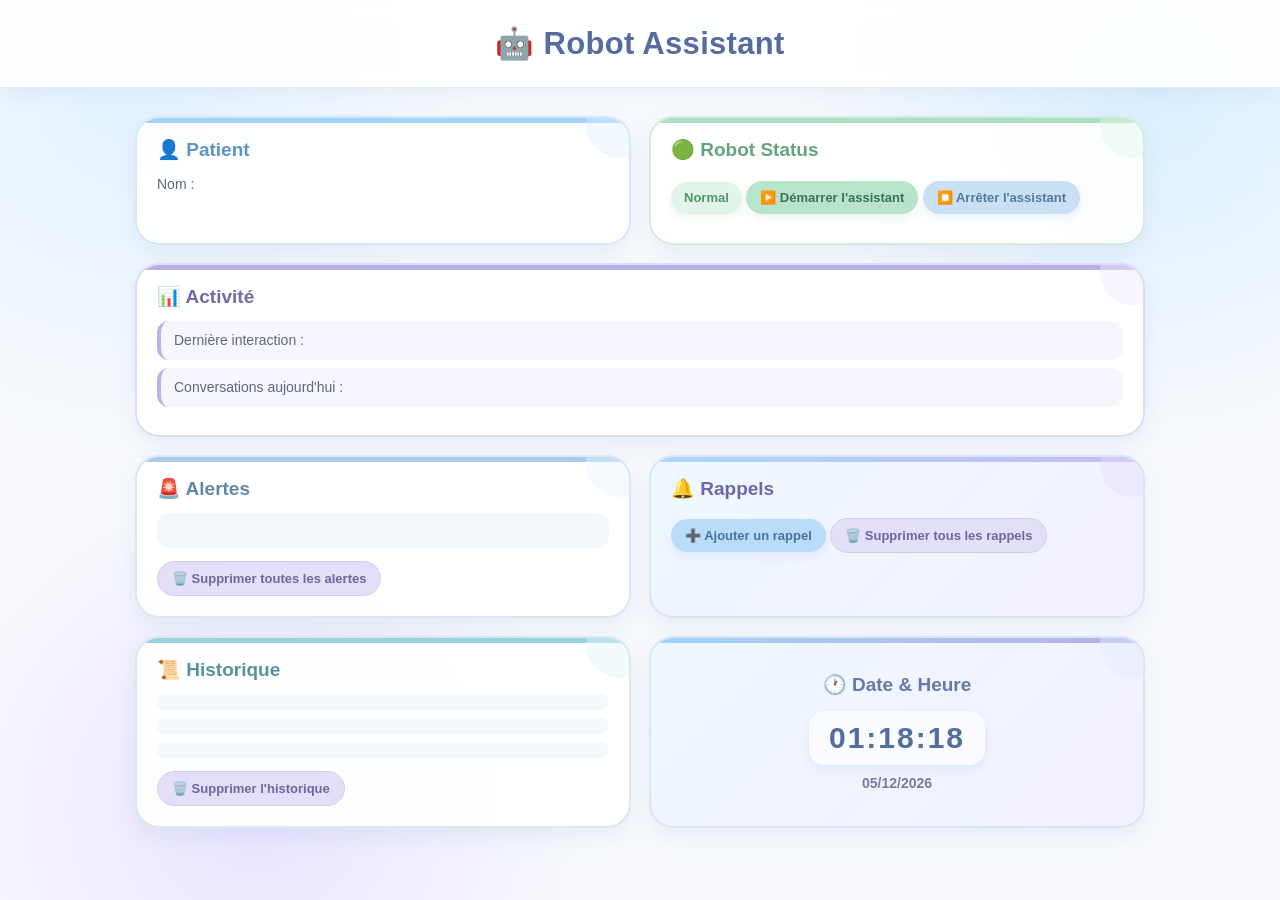
<file: assistant/dashboard/index.html>
<!DOCTYPE html>
<html lang="fr">
<head>
    <meta charset="UTF-8">
    <meta name="viewport" content="width=device-width, initial-scale=1.0">
    <title>Robot Assistant</title>
    <link rel="stylesheet" href="style.css">
</head>

<body>

    <header>
        <h1>🤖 Robot Assistant</h1>
    </header>

    <main>

        <section class="patient">
            <h2>👤 Patient</h2>
            <p>
                Nom :
                <span id="patient-name"></span>
            </p>
        </section>

        <section class="status">
            <h2 id="status-title">
                🟢 Robot Status
            </h2>

            <p id="robot-status">
                Normal
            </p>

            <button id="start-assistant">
                ▶️ Démarrer l'assistant
            </button>

            <button id="stop-assistant">
                ⏹️ Arrêter l'assistant
            </button>
        </section>

        <section class="activity">
            <h2>📊 Activité</h2>

            <p>
                Dernière interaction :
                <span id="last-interaction"></span>
            </p>

            <p>
                Conversations aujourd'hui :
                <span id="conversations-count"></span>
            </p>
        </section>

        <section class="alerts">
            <h2>🚨 Alertes</h2>

            <p id="alert-message"></p>

            <button id="delete-alerts">
                🗑️ Supprimer toutes les alertes
            </button>
        </section>

        <section class="reminders">
            <h2>🔔 Rappels</h2>

            <button id="add-reminder">
                ➕ Ajouter un rappel
            </button>

            <button id="delete-reminders">
                🗑️ Supprimer tous les rappels
            </button>

            <div id="reminder-form" style="display: none;">
                <br>

                <input
                    type="text"
                    id="event-name"
                    placeholder="Nom de l'événement"
                >

                <br><br>

                <input type="date" id="event-date">

                <br><br>

                <input type="time" id="event-time">

                <br><br>

                <button id="create-reminder">
                    ✅ Créer le rappel
                </button>
            </div>

            <div id="reminder-list"></div>
        </section>

        <section class="history">
            <h2>📜 Historique</h2>

            <p id="history-conversation"></p>
            <p id="history-alerts"></p>
            <p id="history-activity"></p>

            <button
                id="delete-history"
                onclick="deleteHistory()"
            >
                🗑️ Supprimer l'historique
            </button>
        </section>

        <section class="datetime-card">
            <h2>🕐 Date & Heure</h2>

            <div
                class="clock-display"
                id="current-time"
            >
                00:00:00
            </div>

            <div
                class="date-display"
                id="current-date"
            >
                00/00/0000
            </div>
        </section>

    </main>

    <script src="script.js"></script>

    <script>
        async function deleteHistory() {

            const confirmation = confirm(
                "Voulez-vous vraiment supprimer tout l'historique des conversations ?"
            );

            if (!confirmation) {
                return;
            }

            try {

                const response = await fetch(
                    "http://127.0.0.1:5000/conversations/1",
                    {
                        method: "DELETE"
                    }
                );

                if (!response.ok) {
                    throw new Error(
                        "Erreur lors de la suppression."
                    );
                }

                alert(
                    "Historique supprimé avec succès."
                );

                document.getElementById(
                    "history-conversation"
                ).textContent =
                    "Aucune conversation";

                document.getElementById(
                    "conversations-count"
                ).textContent =
                    "0";

            } catch (error) {

                console.error(
                    "Erreur suppression :",
                    error
                );

                alert(
                    "Erreur lors de la suppression de l'historique."
                );
            }
        }
    </script>

</body>
</html>
</file>
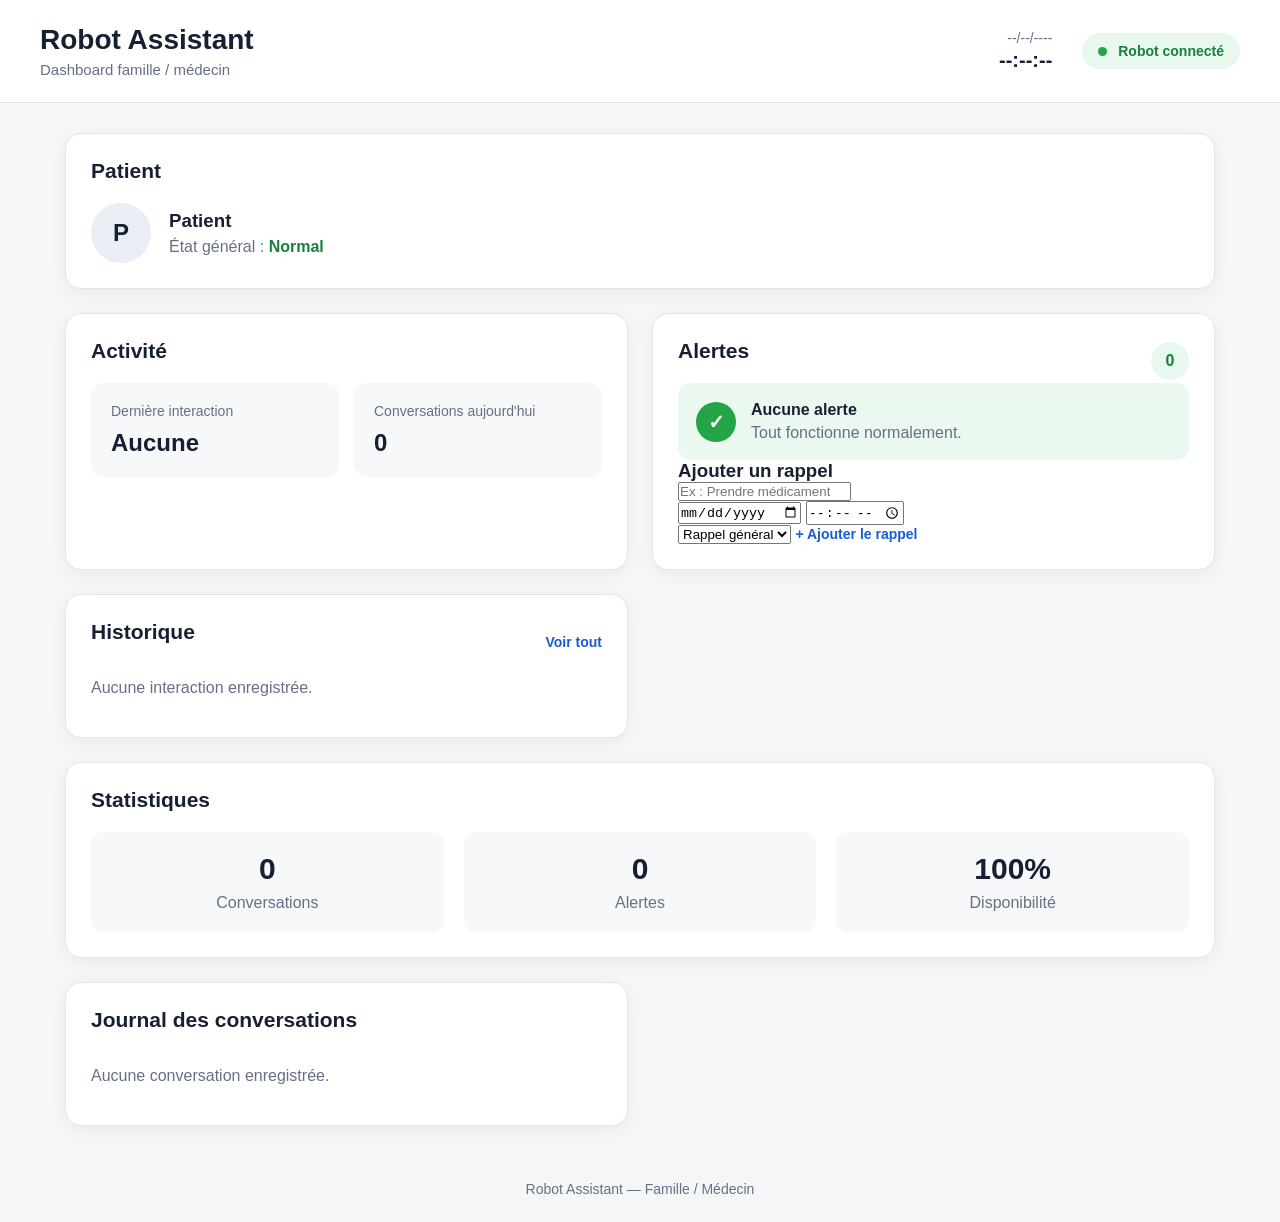
<file: assistant/frontend/index.html>
<!DOCTYPE html>
<html lang="fr">
<head>
    <meta charset="UTF-8">
    <meta name="viewport" content="width=device-width, initial-scale=1.0">
    <title>Robot Assistant - Dashboard</title>
    <link rel="stylesheet" href="style.css">
</head>

<body>

    <header class="header">
        <div>
            <h1>Robot Assistant</h1>
            <p>Dashboard famille / médecin</p>
        </div>

        <div class="header-right">
            <div class="date-time">
                <span id="currentDate">--/--/----</span>
                <strong id="currentTime">--:--:--</strong>
            </div>

            <div class="status-badge">
                <span class="status-dot"></span>
                Robot connecté
            </div>
        </div>
    </header>


    <main class="dashboard">

        <!-- PATIENT -->

        <section class="card patient-card">
            <h2>Patient</h2>

            <div class="patient-info">
                <div class="avatar">P</div>

                <div>
                    <h3>Patient</h3>
                    <p>
                        État général :
                        <strong>Normal</strong>
                    </p>
                </div>
            </div>
        </section>


        <!-- ACTIVITÉ -->

        <section class="card">
            <h2>Activité</h2>

            <div class="activity-grid">

                <div class="activity-item">
                    <span>Dernière interaction</span>
                    <strong id="lastInteraction">Aucune</strong>
                </div>

                <div class="activity-item">
                    <span>Conversations aujourd'hui</span>
                    <strong id="conversationCount">0</strong>
                </div>

            </div>
        </section>


        <!-- ALERTES -->

        <section class="card alert-card">

            <div class="card-header">
                <h2>Alertes</h2>
                <span class="alert-count" id="alertCount">0</span>
            </div>

            <!-- REAL ALERTS -->

            <div id="alertsContainer">

                <div class="no-alert">
                    <span class="check-icon">✓</span>

                    <div>
                        <strong>Aucune alerte</strong>
                        <p>Tout fonctionne normalement.</p>
                    </div>
                </div>

            </div>


            <!-- ADD REMINDER -->

            <div class="reminder-form">

                <h3>Ajouter un rappel</h3>

                <input
                    type="text"
                    id="reminderTitle"
                    placeholder="Ex : Prendre médicament"
                >

                <div class="reminder-fields">

                    <input
                        type="date"
                        id="reminderDate"
                    >

                    <input
                        type="time"
                        id="reminderTime"
                    >

                </div>

                <select id="reminderType">

                    <option value="general">
                        Rappel général
                    </option>

                    <option value="medication">
                        Médicament
                    </option>

                    <option value="appointment">
                        Rendez-vous
                    </option>

                    <option value="routine">
                        Routine
                    </option>

                </select>

                <button
                    class="view-button"
                    type="button"
                    onclick="addReminder()"
                >
                    + Ajouter le rappel
                </button>

            </div>

        </section>


        <!-- HISTORIQUE -->

        <section class="card">

            <div class="card-header">
                <h2>Historique</h2>

                <button
                    class="view-button"
                    id="historyButton"
                    type="button"
                >
                    Voir tout
                </button>
            </div>

            <div
                class="history-list"
                id="historyPreview"
            >

                <div class="empty-history">
                    Aucune interaction enregistrée.
                </div>

            </div>

        </section>


        <!-- STATISTIQUES -->

        <section class="card statistics-card">

            <h2>Statistiques</h2>

            <div class="statistics">

                <div class="stat">
                    <strong id="statisticsConversations">0</strong>
                    <span>Conversations</span>
                </div>

                <div class="stat">
                    <strong id="statisticsAlerts">0</strong>
                    <span>Alertes</span>
                </div>

                <div class="stat">
                    <strong>100%</strong>
                    <span>Disponibilité</span>
                </div>

            </div>

        </section>


        <!-- JOURNAL DES CONVERSATIONS -->

        <section class="card">

            <h2>Journal des conversations</h2>

            <div id="conversationLog">

                <div class="empty-history">
                    Aucune conversation enregistrée.
                </div>

            </div>

        </section>

    </main>


    <footer>
        <p>Robot Assistant — Famille / Médecin</p>
    </footer>


    <script src="script.js"></script>

</body>
</html>
</file>
<file: assistant/dashboard/style.css>
/* ==================================================
   RESET
   ================================================== */

* {
    box-sizing: border-box;
}

body {
    margin: 0;
    font-family: "Segoe UI", Arial, sans-serif;

    background:
        radial-gradient(circle at 10% 10%, #e2f2ff 0, transparent 25%),
        radial-gradient(circle at 90% 10%, #d9efff 0, transparent 25%),
        radial-gradient(circle at 20% 90%, #e8e3ff 0, transparent 25%),
        #f7f9fd;

    color: #394150;

    min-height: 100vh;
}


/* ==================================================
   HEADER
   ================================================== */

header {
    background: rgba(255, 255, 255, 0.88);

    backdrop-filter: blur(10px);

    padding: 25px 20px;

    text-align: center;

    border-bottom: 1px solid #e3ebf5;

    box-shadow:
        0 5px 20px rgba(80, 110, 150, 0.08);
}

header h1 {
    margin: 0;

    font-size: 31px;

    font-weight: 750;

    color: #586b9e;

    letter-spacing: 0.3px;
}


/* ==================================================
   MAIN
   ================================================== */

main {
    max-width: 1050px;

    margin: 28px auto;

    padding: 0 20px;

    display: grid;

    grid-template-columns: 1fr 1fr;

    gap: 18px;
}


/* ==================================================
   CARDS
   ================================================== */

section {
    position: relative;

    background: rgba(255, 255, 255, 0.92);

    padding: 20px;

    border-radius: 24px;

    border: 2px solid rgba(255, 255, 255, 0.9);

    box-shadow:
        0 8px 22px rgba(80, 110, 150, 0.09);

    overflow: hidden;

    transition:
        transform 0.2s ease,
        box-shadow 0.2s ease;
}

section:hover {
    transform: translateY(-3px);

    box-shadow:
        0 13px 28px rgba(80, 110, 150, 0.14);
}


/* Cute little decorative bubble */

section::after {
    content: "";

    position: absolute;

    width: 65px;
    height: 65px;

    border-radius: 50%;

    right: -22px;
    top: -25px;

    opacity: 0.45;

    pointer-events: none;
}


/* ==================================================
   COLOR ACCENTS
   ================================================== */

.patient {
    border-color: #d5e8fa;
}

.patient::before {
    background: #9fd3fa;
}

.patient::after {
    background: #e1f2ff;
}


.status {
    border-color: #d5eadf;
}

.status::before {
    background: #a9dfc3;
}

.status::after {
    background: #e1f5ea;
}


.activity {
    border-color: #ded9f4;
}

.activity::before {
    background: #b9afe8;
}

.activity::after {
    background: #eeeaff;
}


.alerts {
    border-color: #d8e6f5;
}

.alerts::before {
    background: #a9cbe8;
}

.alerts::after {
    background: #e8f3fc;
}


/* ==================================================
   REMINDERS
   ================================================== */

.reminders {
    border-color: #d8e5f5;

    background:
        linear-gradient(
            135deg,
            #eef8ff 0%,
            #f3f0ff 100%
        );
}

.reminders::before {
    background:
        linear-gradient(
            90deg,
            #a9d9ff,
            #c5b9f2
        );
}

.reminders::after {
    background: #e5ddfa;
}


.history {
    border-color: #d5e9ee;
}

.history::before {
    background: #9bcfdf;
}

.history::after {
    background: #e3f5f8;
}


/* ==================================================
   TOP ACCENT
   ================================================== */

.patient::before,
.status::before,
.activity::before,
.alerts::before,
.reminders::before,
.history::before {
    content: "";

    position: absolute;

    left: 0;
    top: 0;

    width: 100%;
    height: 5px;
}


/* ==================================================
   TITLES
   ================================================== */

section h2 {
    position: relative;

    margin-top: 0;
    margin-bottom: 13px;

    font-size: 19px;

    font-weight: 750;

    color: #4b4d5a;

    z-index: 2;
}

.patient h2 {
    color: #5c94c7;
}

.status h2 {
    color: #63a47e;
}

.activity h2 {
    color: #7569a6;
}

.alerts h2 {
    color: #6287ad;
}

.reminders h2 {
    color: #7166a5;
}

.history h2 {
    color: #5792a0;
}


/* ==================================================
   TEXT
   ================================================== */

section p {
    position: relative;

    margin: 8px 0;

    font-size: 14px;

    line-height: 1.5;

    color: #626775;

    z-index: 2;
}

#patient-name {
    color: #4d5870;

    font-weight: 700;
}


/* ==================================================
   ROBOT STATUS
   ================================================== */

#robot-status {
    display: inline-block;

    padding: 6px 13px;

    margin-bottom: 9px;

    border-radius: 30px;

    background: #e1f4e9;

    color: #4f956c;

    font-size: 13px;

    font-weight: 700;

    box-shadow:
        0 3px 8px rgba(100, 170, 130, 0.12);
}


/* ==================================================
   BUTTONS
   ================================================== */

button {
    position: relative;

    border: none;

    border-radius: 30px;

    padding: 9px 14px;

    margin-top: 5px;

    font-family: inherit;

    font-size: 13px;

    font-weight: 650;

    cursor: pointer;

    transition:
        transform 0.18s ease,
        box-shadow 0.18s ease;

    z-index: 3;
}

button:hover {
    transform: translateY(-2px);

    box-shadow:
        0 6px 13px rgba(80, 100, 140, 0.14);
}

button:active {
    transform: scale(0.97);
}


/* ==================================================
   START
   ================================================== */

#start-assistant {
    background: #b9e4cc !important;

    color: #397454 !important;

    box-shadow:
        0 4px 10px rgba(100, 170, 130, 0.13);
}

#start-assistant:hover {
    background: #a8dbbc !important;
}


/* ==================================================
   STOP
   ================================================== */

#stop-assistant {
    background: #c9dff3 !important;

    color: #55799b !important;

    box-shadow:
        0 4px 10px rgba(100, 140, 180, 0.12);
}

#stop-assistant:hover {
    background: #b8d3ec !important;
}


/* ==================================================
   ADD REMINDER
   ================================================== */

#add-reminder {
    background: #b9dcfa !important;

    color: #46749d !important;

    box-shadow:
        0 4px 10px rgba(120, 170, 220, 0.15);
}

#add-reminder:hover {
    background: #a9d2f5 !important;
}


/* ==================================================
   CREATE REMINDER
   ================================================== */

#create-reminder {
    background: #c9c0ef !important;

    color: #61558f !important;

    box-shadow:
        0 4px 10px rgba(130, 115, 190, 0.12);
}

#create-reminder:hover {
    background: #bbb0e7 !important;
}


/* ==================================================
   DELETE BUTTONS
   ================================================== */

#delete-alerts,
#delete-reminders,
#delete-history {
    background: #e4def8 !important;

    color: #71669b !important;

    border: 1px solid #d4ccef !important;
}

#delete-alerts:hover,
#delete-reminders:hover,
#delete-history:hover {
    background: #d9d1f3 !important;
}


/* ==================================================
   ACTIVITY
   ================================================== */

.activity {
    grid-column: span 2;
}

.activity p {
    background: #f7f6ff;

    padding: 9px 13px;

    border-radius: 12px;

    border-left: 4px solid #bcb1e7;
}


/* ==================================================
   ALERTS
   ================================================== */

#alert-message {
    min-height: 35px;

    padding: 9px 12px;

    border-radius: 12px;

    background: #f3f8fd;

    color: #607d9c;
}


/* ==================================================
   REMINDERS FORM
   ================================================== */

#reminder-form {
    margin-top: 14px;

    padding: 14px;

    background:
        linear-gradient(
            135deg,
            #f5fbff,
            #f6f3ff
        );

    border: 1px solid #dce5f4;

    border-radius: 16px;
}

#reminder-form input {
    width: 100%;

    padding: 9px 11px;

    border: 1px solid #d8deeb;

    border-radius: 12px;

    font-family: inherit;

    font-size: 13px;

    color: #555b68;

    background: white;

    outline: none;
}

#reminder-form input:focus {
    border-color: #b8aee5;

    box-shadow:
        0 0 0 3px rgba(184, 174, 229, 0.15);
}

#reminder-list {
    margin-top: 13px;
}


/* ==================================================
   REMINDER ITEMS
   ================================================== */

.reminder-item {
    display: flex;

    align-items: center;

    gap: 12px;

    background:
        linear-gradient(
            100deg,
            #ffffff,
            #f8f7ff
        );

    border: 1px solid #dfe3f0;

    border-radius: 18px;

    padding: 11px 14px;

    margin-bottom: 10px;

    box-shadow:
        0 4px 12px rgba(100, 110, 160, 0.08);

    transition:
        transform 0.2s ease,
        box-shadow 0.2s ease;
}

.reminder-item:hover {
    transform: translateY(-2px);

    box-shadow:
        0 7px 16px rgba(100, 110, 160, 0.13);
}

.reminder-robot {
    width: 43px;
    height: 43px;

    min-width: 43px;

    display: flex;

    align-items: center;
    justify-content: center;

    background:
        linear-gradient(
            135deg,
            #dff2ff,
            #e7e1fa
        );

    border-radius: 50%;

    font-size: 22px;

    box-shadow:
        0 3px 8px rgba(100, 120, 170, 0.10);
}

.reminder-info {
    flex: 1;
}

.reminder-name {
    font-size: 14px;

    font-weight: 700;

    color: #64628a;
}

.reminder-time {
    margin-top: 4px;

    font-size: 12px;

    color: #7185a4;
}


/* ==================================================
   HISTORY
   ================================================== */

.history p {
    background: #f4f9fb;

    padding: 8px 12px;

    border-radius: 11px;
}


/* ==================================================
   RESPONSIVE
   ================================================== */

@media (max-width: 700px) {

    main {
        grid-template-columns: 1fr;

        margin-top: 20px;

        padding: 0 12px;
    }

    .activity {
        grid-column: span 1;
    }

    header h1 {
        font-size: 25px;
    }

    section {
        border-radius: 20px;

        padding: 18px;
    }
}
/* ==================================================
   DATE & TIME
   ================================================== */

.datetime-card {
    border-color: #d7e5f5;

    background:
        linear-gradient(
            135deg,
            #eef8ff 0%,
            #f3f0ff 100%
        );

    display: flex;

    flex-direction: column;

    justify-content: center;

    align-items: center;

    text-align: center;

    min-height: 180px;
}

.datetime-card::before {
    content: "";

    position: absolute;

    left: 0;
    top: 0;

    width: 100%;
    height: 5px;

    background:
        linear-gradient(
            90deg,
            #9fd5fa,
            #b9afe8
        );
}

.datetime-card::after {
    background: #e2eafb;
}

.datetime-card h2 {
    position: relative;

    margin-top: 0;
    margin-bottom: 15px;

    font-size: 19px;

    font-weight: 750;

    color: #6879a7;

    z-index: 2;
}

.clock-display {
    position: relative;

    font-size: 30px;

    font-weight: 750;

    letter-spacing: 2px;

    color: #536d9f;

    background: rgba(255, 255, 255, 0.65);

    padding: 10px 20px;

    border-radius: 16px;

    box-shadow:
        0 4px 12px rgba(90, 120, 170, 0.10);

    z-index: 2;
}

.date-display {
    position: relative;

    margin-top: 10px;

    font-size: 14px;

    font-weight: 600;

    color: #7b78a2;

    z-index: 2;
}
</file>
<file: assistant/frontend/style.css>
* {
    box-sizing: border-box;
    margin: 0;
    padding: 0;
}

body {
    font-family: Arial, Helvetica, sans-serif;
    background: #f4f6f8;
    color: #172033;
    min-height: 100vh;
}

.header {
    background: #ffffff;
    padding: 24px 40px;
    display: flex;
    justify-content: space-between;
    align-items: center;
    border-bottom: 1px solid #dfe4ea;
}

.header h1 {
    font-size: 28px;
    margin-bottom: 5px;
}

.header p {
    color: #667085;
    font-size: 15px;
}

.header-right {
    display: flex;
    align-items: center;
    gap: 30px;
}

.date-time {
    text-align: right;
}

.date-time span {
    display: block;
    color: #667085;
    font-size: 14px;
    margin-bottom: 3px;
}

.date-time strong {
    font-size: 20px;
}

.status-badge {
    background: #e9f8ef;
    color: #16803c;
    padding: 10px 16px;
    border-radius: 20px;
    font-weight: bold;
    font-size: 14px;
}

.status-dot {
    display: inline-block;
    width: 9px;
    height: 9px;
    background: #22a447;
    border-radius: 50%;
    margin-right: 7px;
}

.dashboard {
    max-width: 1200px;
    margin: 30px auto;
    padding: 0 25px;
    display: grid;
    grid-template-columns: repeat(2, 1fr);
    gap: 24px;
}

.card {
    background: #ffffff;
    border-radius: 16px;
    padding: 25px;
    border: 1px solid #e2e6eb;
    box-shadow: 0 4px 15px rgba(0, 0, 0, 0.05);
}

.card h2 {
    font-size: 21px;
    margin-bottom: 20px;
}

.patient-card {
    grid-column: span 2;
}

.patient-info {
    display: flex;
    align-items: center;
    gap: 18px;
}

.avatar {
    width: 60px;
    height: 60px;
    border-radius: 50%;
    background: #e9eef5;
    display: flex;
    justify-content: center;
    align-items: center;
    font-size: 24px;
    font-weight: bold;
}

.patient-info h3 {
    margin-bottom: 6px;
}

.patient-info p {
    color: #667085;
}

.patient-info strong {
    color: #16803c;
}

.activity-grid {
    display: grid;
    grid-template-columns: 1fr 1fr;
    gap: 15px;
}

.activity-item {
    background: #f7f8fa;
    border-radius: 12px;
    padding: 20px;
}

.activity-item span {
    display: block;
    color: #667085;
    font-size: 14px;
    margin-bottom: 10px;
}

.activity-item strong {
    font-size: 24px;
}

.card-header {
    display: flex;
    justify-content: space-between;
    align-items: center;
}

.alert-count {
    width: 38px;
    height: 38px;
    border-radius: 50%;
    background: #e9f8ef;
    color: #16803c;
    display: flex;
    justify-content: center;
    align-items: center;
    font-weight: bold;
}

.no-alert {
    display: flex;
    align-items: center;
    gap: 15px;
    background: #eaf8ef;
    border-radius: 12px;
    padding: 18px;
}

.check-icon {
    width: 40px;
    height: 40px;
    border-radius: 50%;
    background: #22a447;
    color: white;
    display: flex;
    justify-content: center;
    align-items: center;
    font-size: 20px;
    font-weight: bold;
}

.no-alert p {
    margin-top: 5px;
    color: #667085;
}

.alert-item {
    display: flex;
    align-items: center;
    gap: 15px;
    padding: 15px;
    margin-bottom: 12px;
    background: #fff8e6;
    border-radius: 12px;
    border: 1px solid #f1dfaa;
}

.alert-icon {
    font-size: 25px;
}

.alert-item strong {
    display: block;
    margin-bottom: 4px;
}

.alert-item p {
    color: #475467;
    margin-bottom: 4px;
}

.alert-item small {
    color: #667085;
}

.due-reminder {
    background: #fff3cd;
    border: 2px solid #f0c36d;
}

.delete-reminder {
    margin-left: auto;
    border: none;
    background: #ffffff;
    width: 30px;
    height: 30px;
    border-radius: 50%;
    cursor: pointer;
    font-size: 18px;
}

.delete-reminder:hover {
    background: #f0f0f0;
}

.view-button {
    border: none;
    background: transparent;
    color: #175cd3;
    font-weight: bold;
    cursor: pointer;
    font-size: 14px;
}

.history-item {
    display: flex;
    gap: 15px;
    padding: 15px;
    margin-bottom: 10px;
    background: #f7f8fa;
    border-radius: 12px;
}

.history-icon {
    width: 40px;
    height: 40px;
    border-radius: 10px;
    background: #eef2f6;
    display: flex;
    align-items: center;
    justify-content: center;
    flex-shrink: 0;
}

.history-item strong {
    display: block;
    margin-bottom: 5px;
}

.history-item p {
    color: #475467;
}

.history-item small {
    display: block;
    margin-top: 8px;
    color: #667085;
}

.empty-history {
    color: #667085;
    padding: 15px 0;
}

.statistics-card {
    grid-column: span 2;
}

.statistics {
    display: grid;
    grid-template-columns: repeat(3, 1fr);
    gap: 20px;
}

.stat {
    background: #f7f8fa;
    padding: 20px;
    border-radius: 12px;
    text-align: center;
}

.stat strong {
    display: block;
    font-size: 30px;
    margin-bottom: 8px;
}

.stat span {
    color: #667085;
}

footer {
    text-align: center;
    padding: 25px;
    color: #667085;
    font-size: 14px;
}

.modal {
    position: fixed;
    inset: 0;
    background: rgba(0, 0, 0, 0.55);
    display: flex;
    align-items: center;
    justify-content: center;
    padding: 20px;
    z-index: 1000;
}

.modal-content {
    background: white;
    width: min(800px, 100%);
    max-height: 80vh;
    overflow-y: auto;
    border-radius: 16px;
    padding: 25px;
}

.modal-header {
    display: flex;
    justify-content: space-between;
    align-items: center;
    margin-bottom: 20px;
}

.modal-header button {
    border: none;
    background: #f1f2f4;
    width: 35px;
    height: 35px;
    border-radius: 50%;
    font-size: 22px;
    cursor: pointer;
}

.modal-history-item {
    display: flex;
    gap: 20px;
    padding: 18px 0;
    border-bottom: 1px solid #e5e7eb;
}

.modal-history-time {
    font-weight: bold;
    min-width: 70px;
}

.modal-history-content p {
    margin: 7px 0;
}

.modal-history-content small {
    color: #667085;
}

@media (max-width: 800px) {
    .header {
        flex-direction: column;
        align-items: flex-start;
        gap: 20px;
    }

    .header-right {
        width: 100%;
        justify-content: space-between;
    }

    .dashboard {
        grid-template-columns: 1fr;
    }

    .patient-card,
    .statistics-card {
        grid-column: span 1;
    }

    .statistics {
        grid-template-columns: 1fr;
    }
}
</file>
